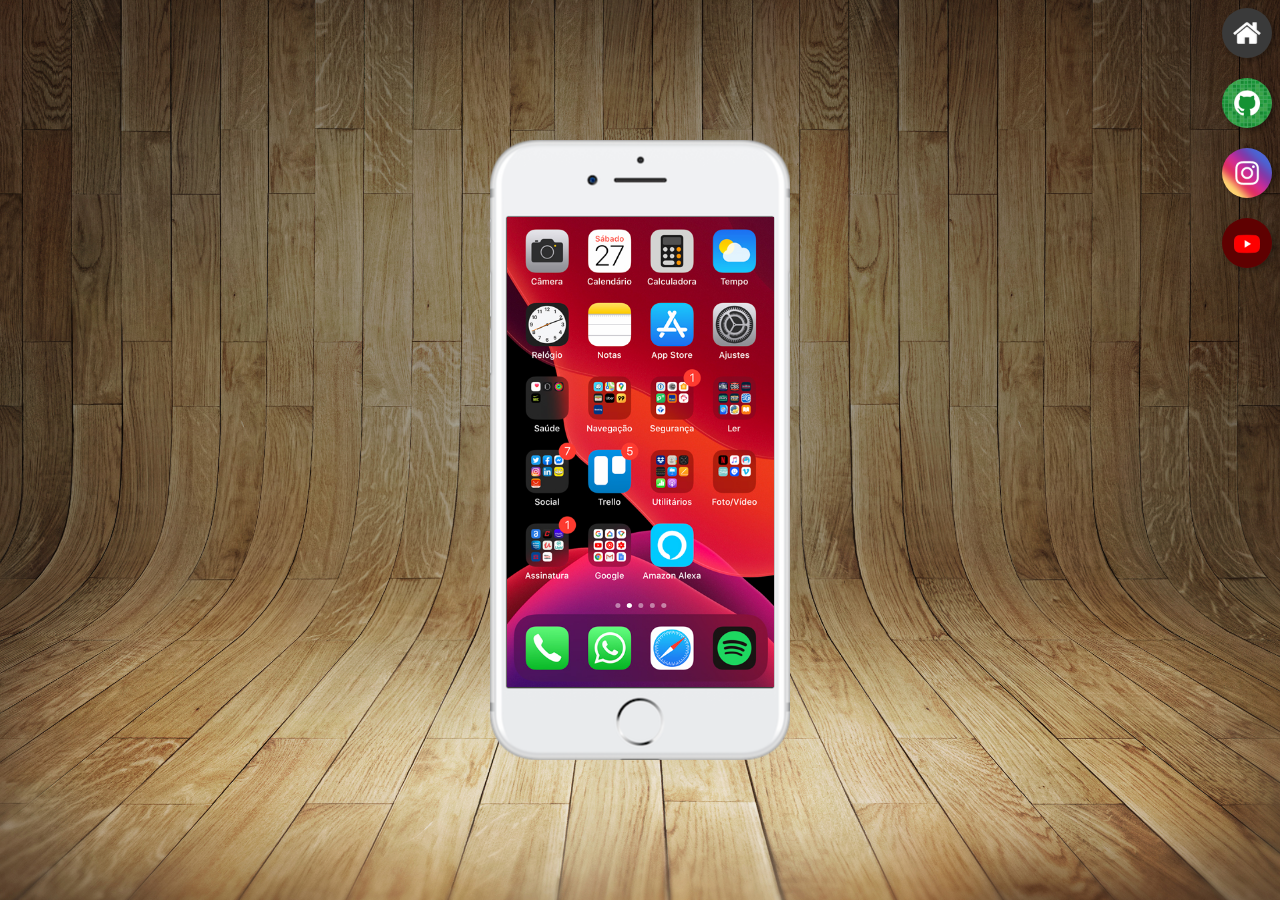
<file: index.html>
<!DOCTYPE html>
<html lang="pt-br">
<head>
    <meta charset="UTF-8">
    <meta name="viewport" content="width=device-width, initial-scale=1.0">
    <title>Projeto redes sociais</title>
    <link rel="shortcut icon" href="favicon.ico" type="image/x-icon">
    <link rel="stylesheet" href="./estilos/style.css">
</head>
<body>
    <main>
        <section id="celular">
            <iframe src="home.html" name="tela" id="tela" frameborder="0">
                Seu navegador não suporta iframes.
            </iframe>
        </section>
        <section id="menu">
            <a href="home.html" target="tela"><img src="imagens/logo-home.jpg" alt="Home"></a><br>
            <a href="github.html" target="tela"><img src="imagens/logo-github.jpg" alt="Github"></a><br>
            <a href="insta.html" target="tela"><img src="imagens/logo-instagram.jpg" alt="Instagram"></a><br>
            <a href="youtube.html" target="tela"><img src="imagens/logo-youtube.jpg" alt="Youtube"></a>
        </section>
    </main>
</body>
</html>
</file>
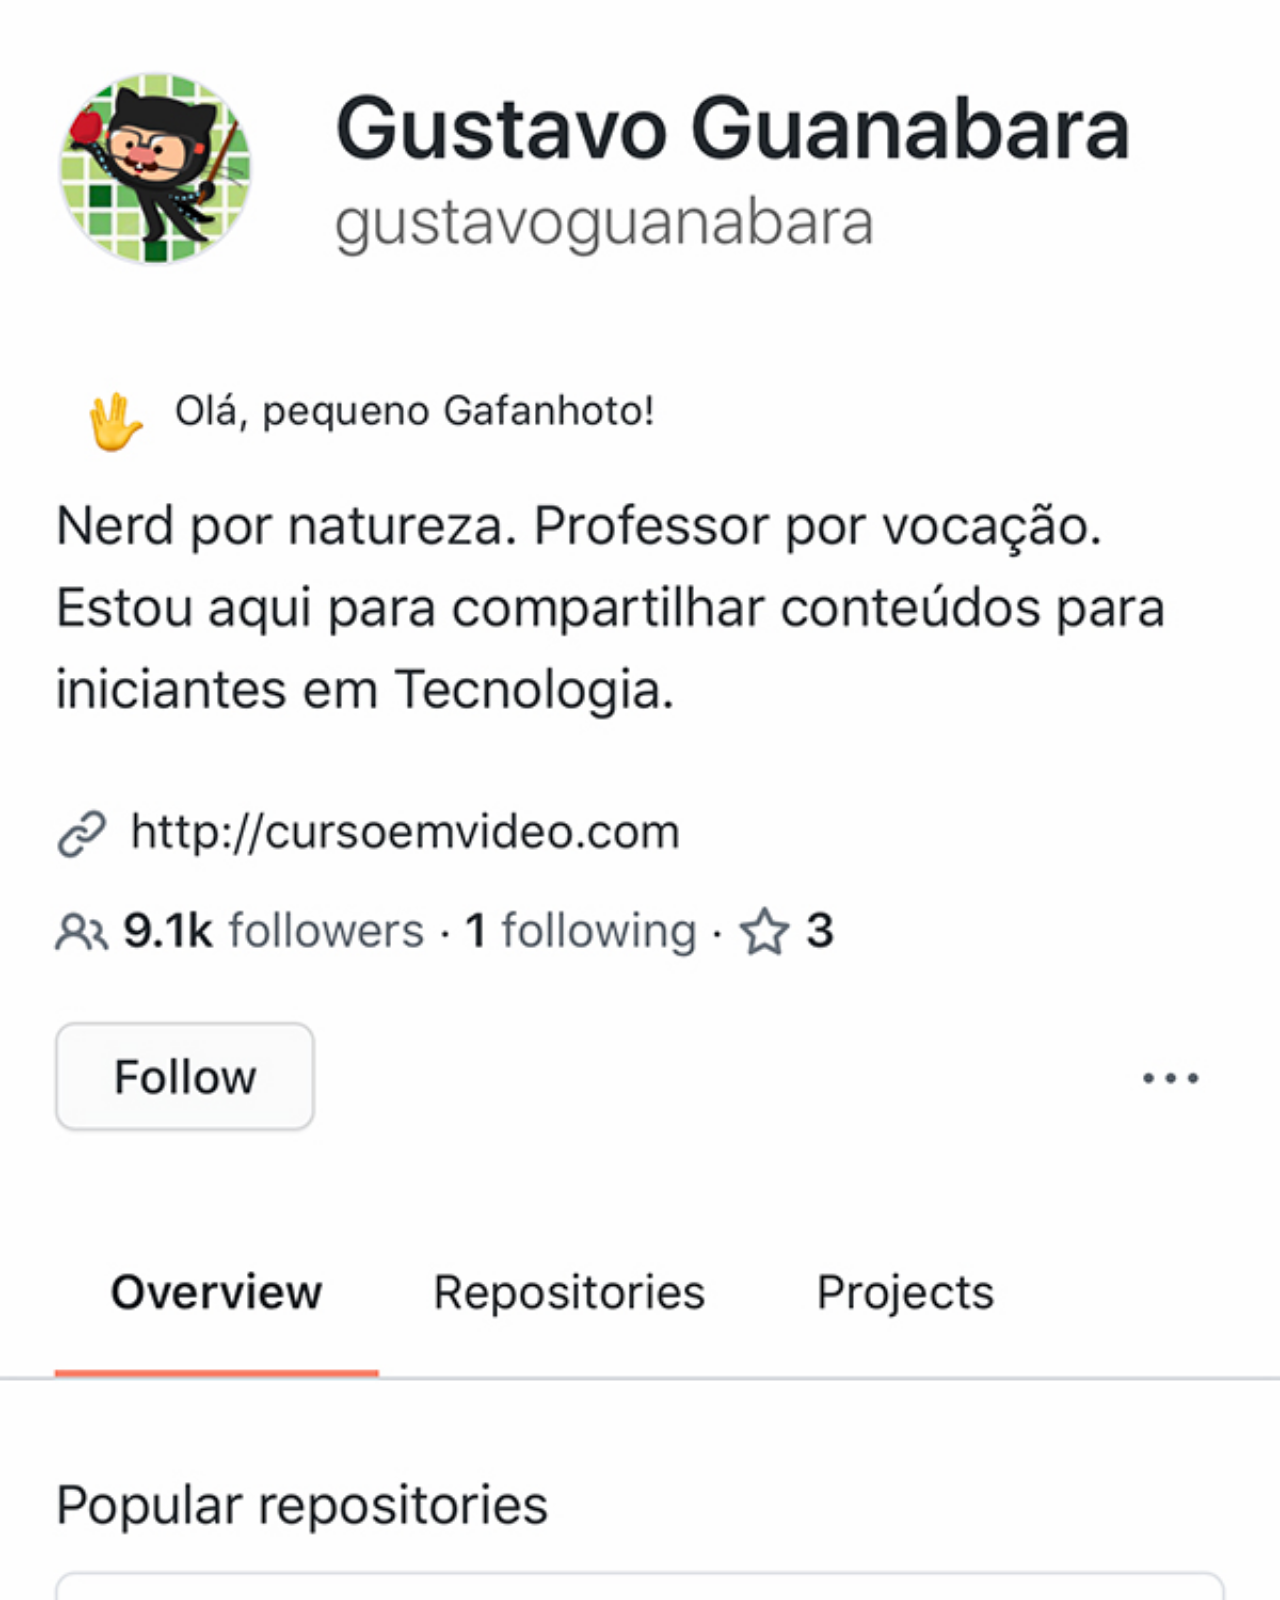
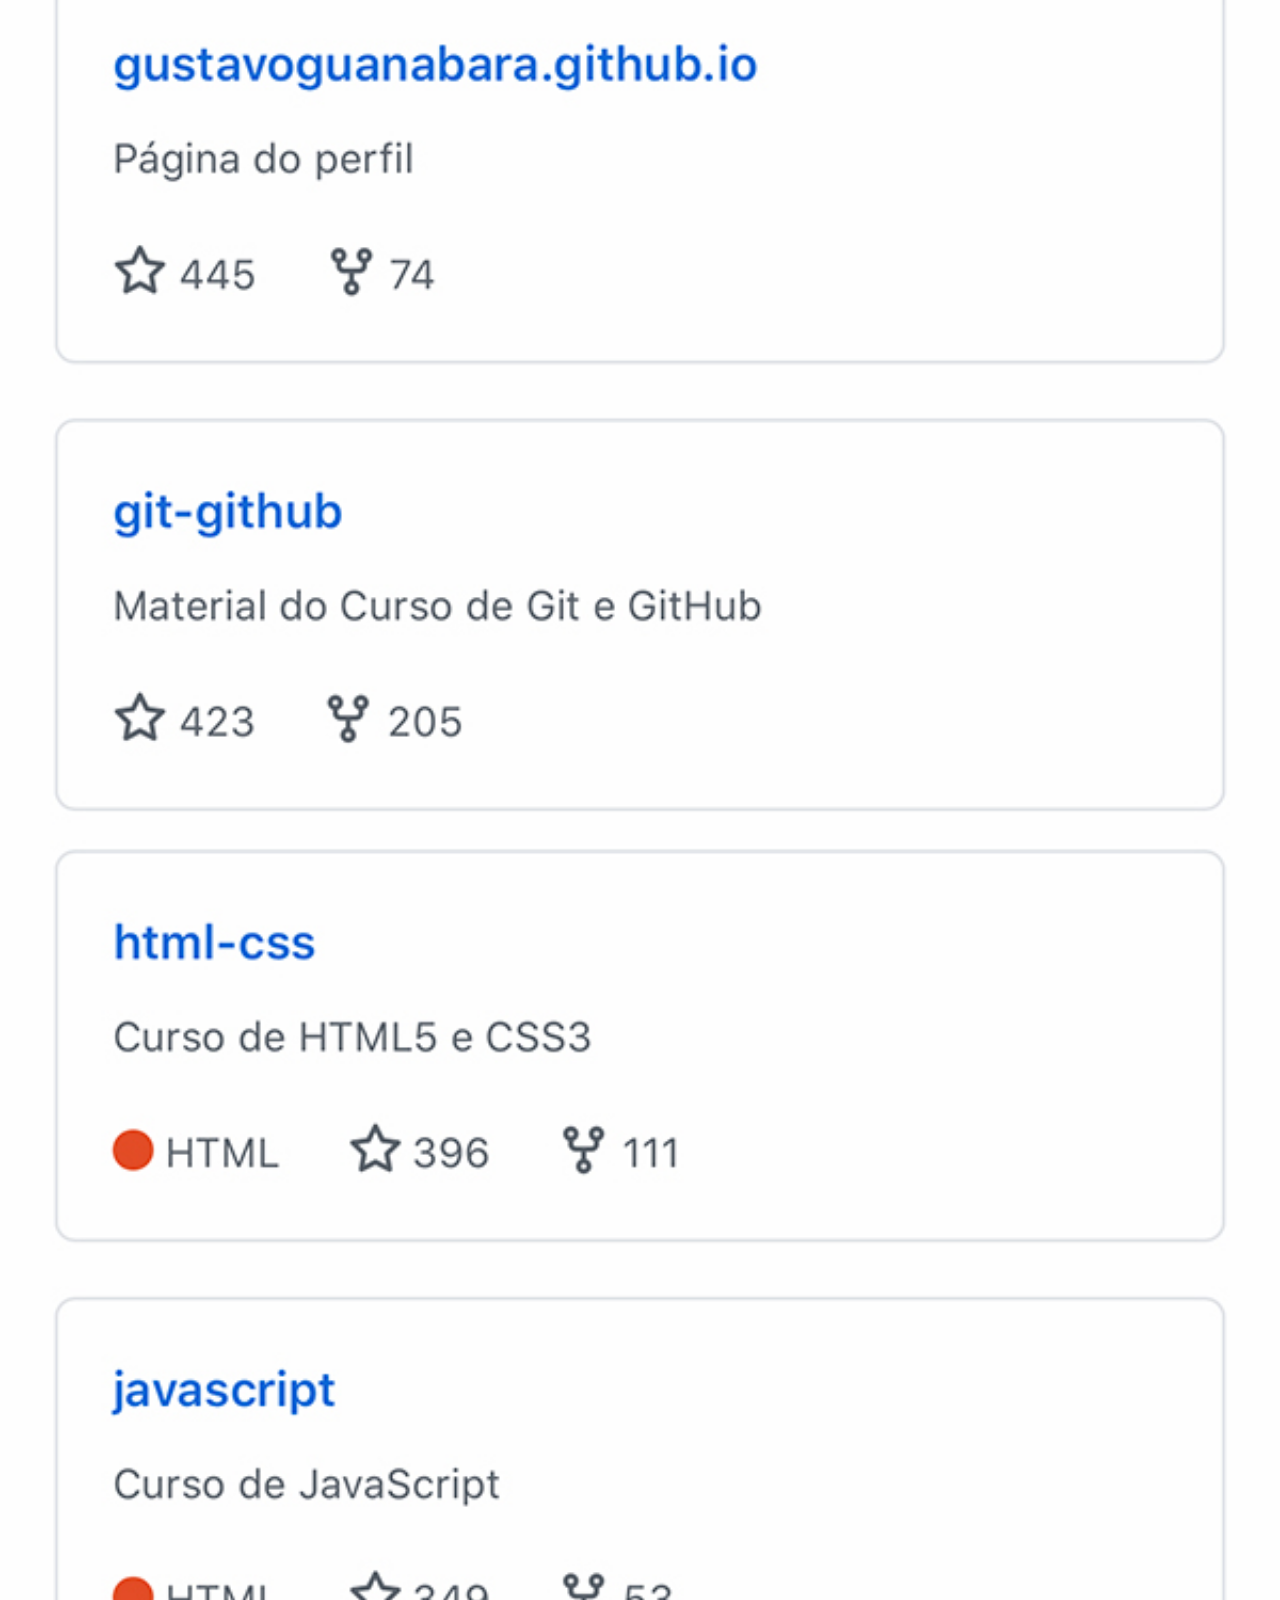
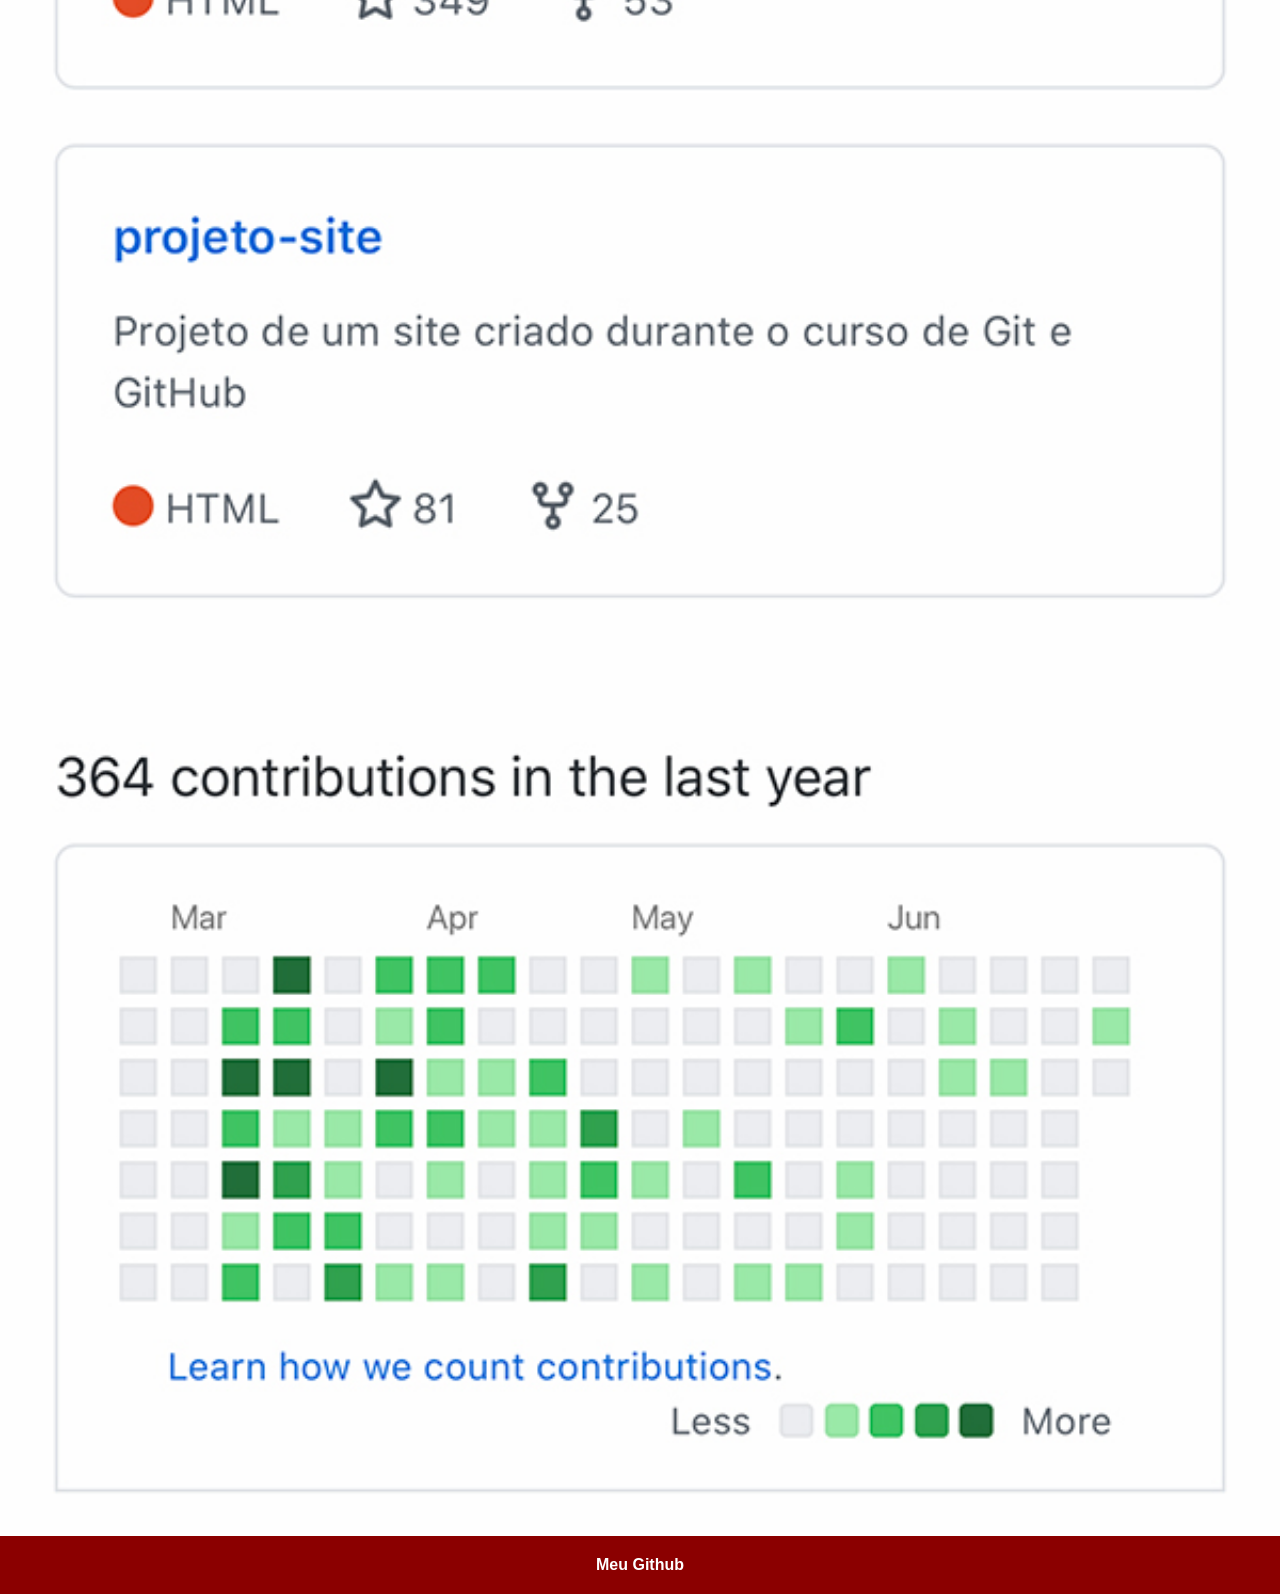
<file: github.html>
<!DOCTYPE html>
<html lang="pt-br">
<head>
    <meta charset="UTF-8">
    <meta name="viewport" content="width=device-width, initial-scale=1.0">
    <title>Github</title>
    <link rel="stylesheet" href="estilos/social.css">
</head>
<body>
    <img src="imagens/tela-github.jpg" alt="Github">
    <a href="https://github.com/luizcarletti" target="_blank">Meu Github</a>
</body>
</html>
</file>
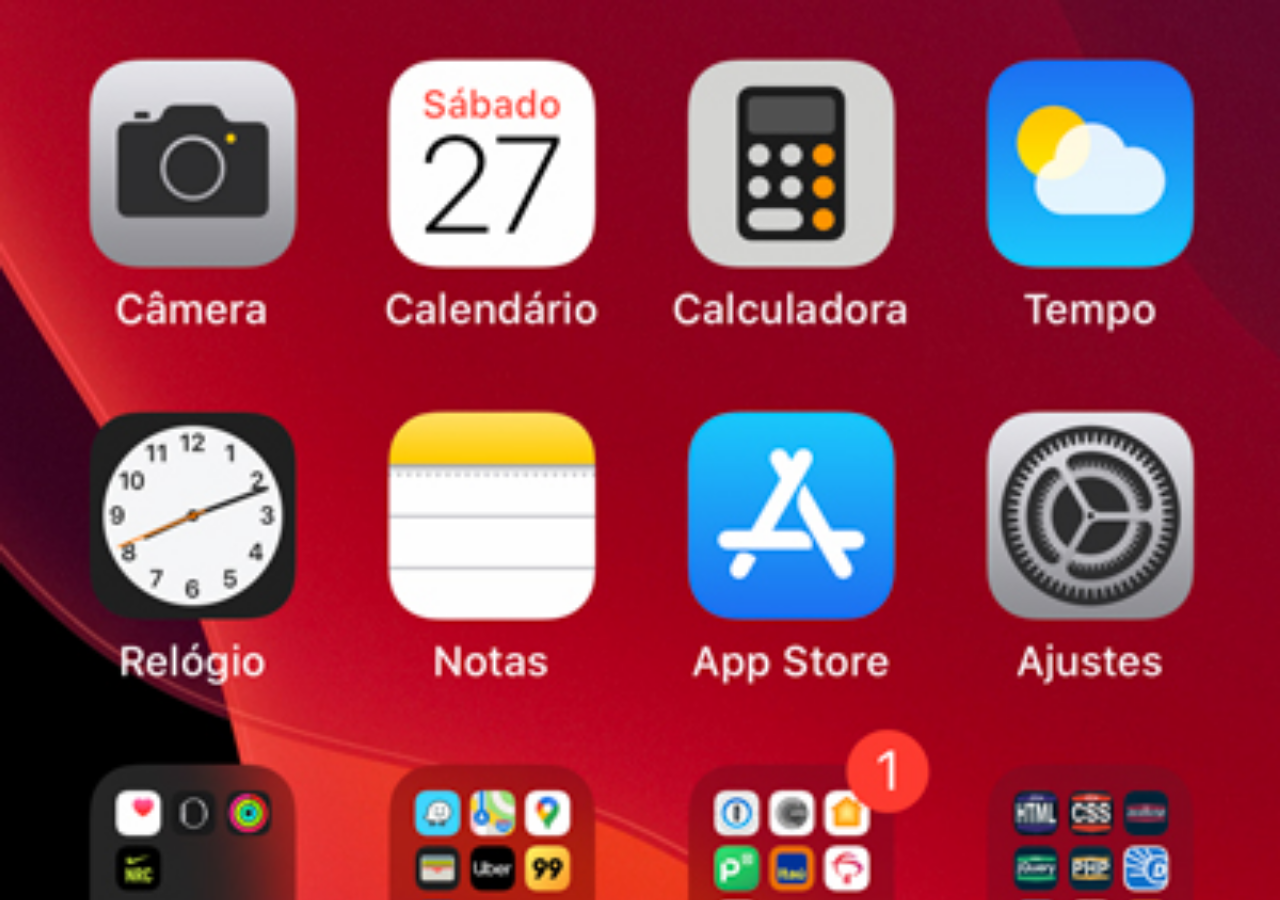
<file: home.html>
<!DOCTYPE html>
<html lang="pt-br">
<head>
    <meta charset="UTF-8">
    <meta name="viewport" content="width=device-width, initial-scale=1.0">
    <title>Home</title>
</head>
    <style>

        * {
            margin: 0;
            padding: 0;
        }

        body {
            width: 100%;
            height: 100%;
            background: url(imagens/tela-home.jpg) no-repeat top, center;
            background-size: cover;
        }
    </style>
<body>
    
</body>
</html>
</file>
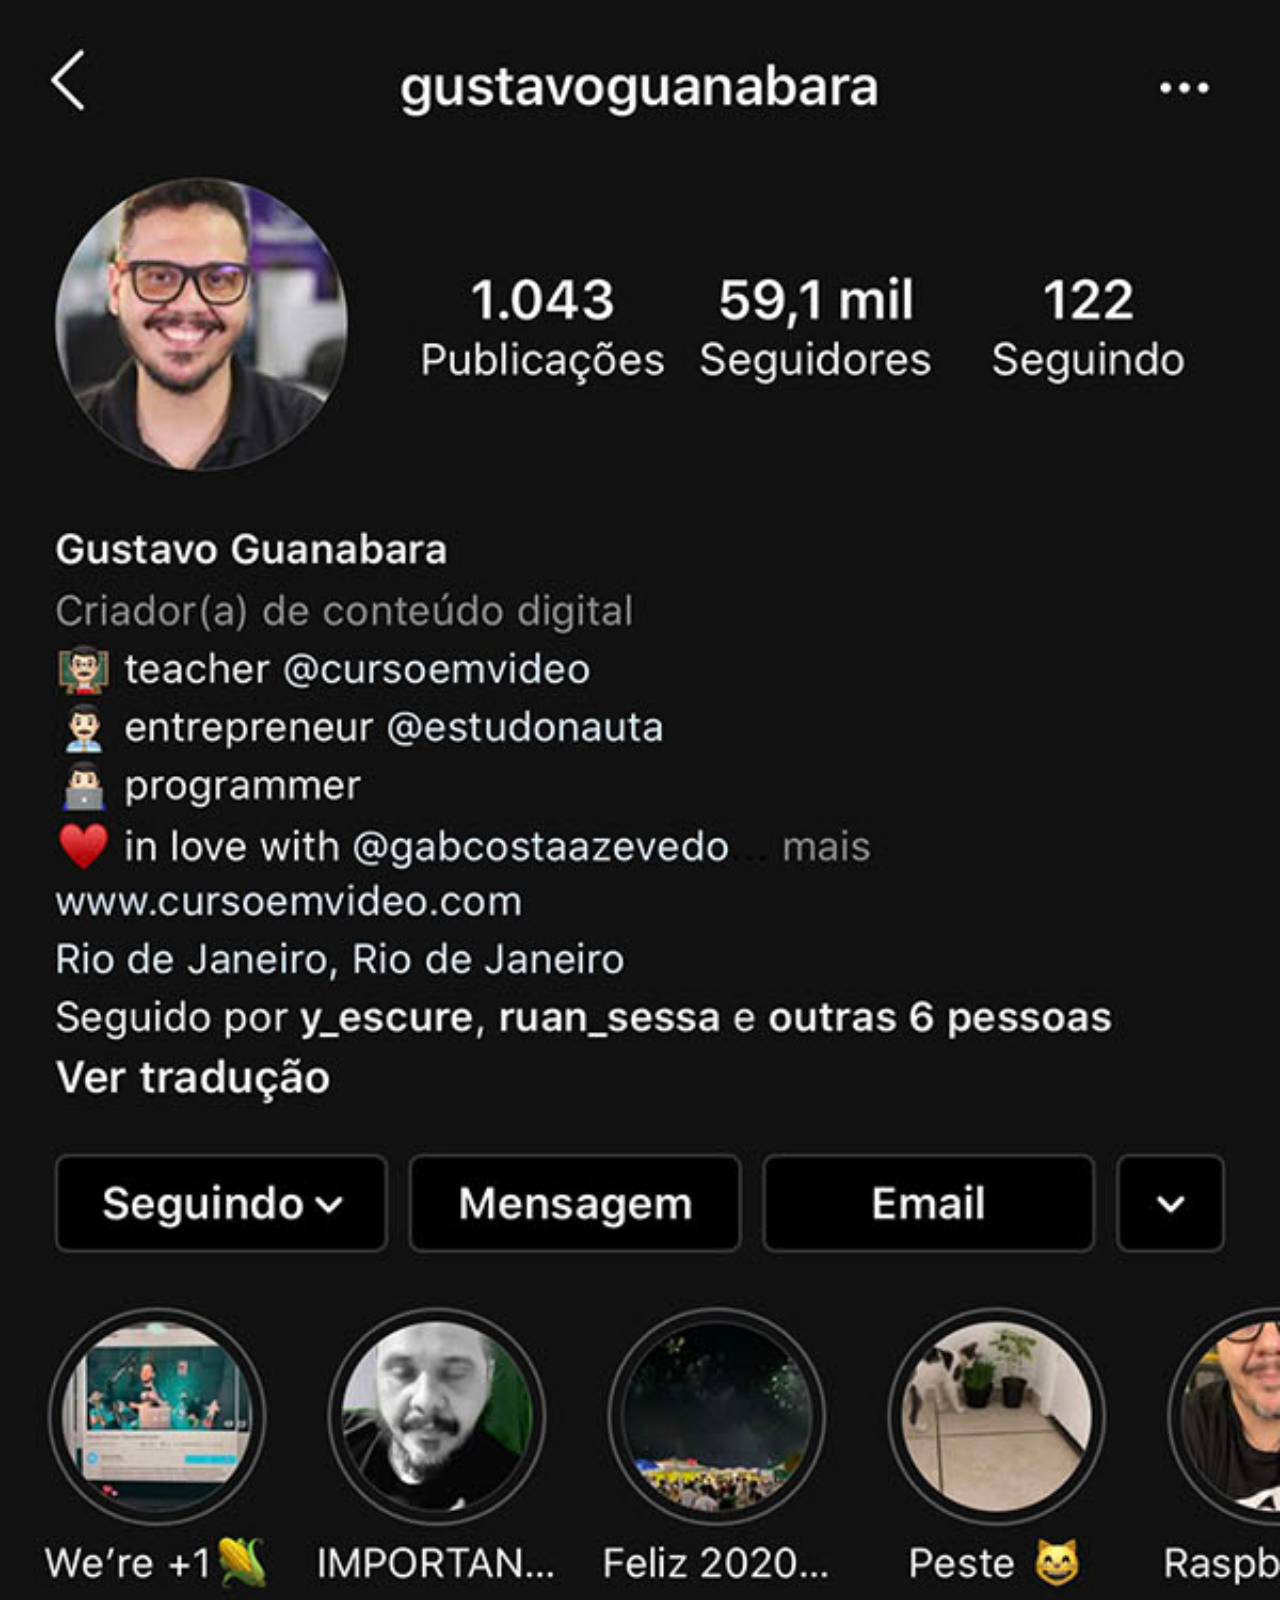
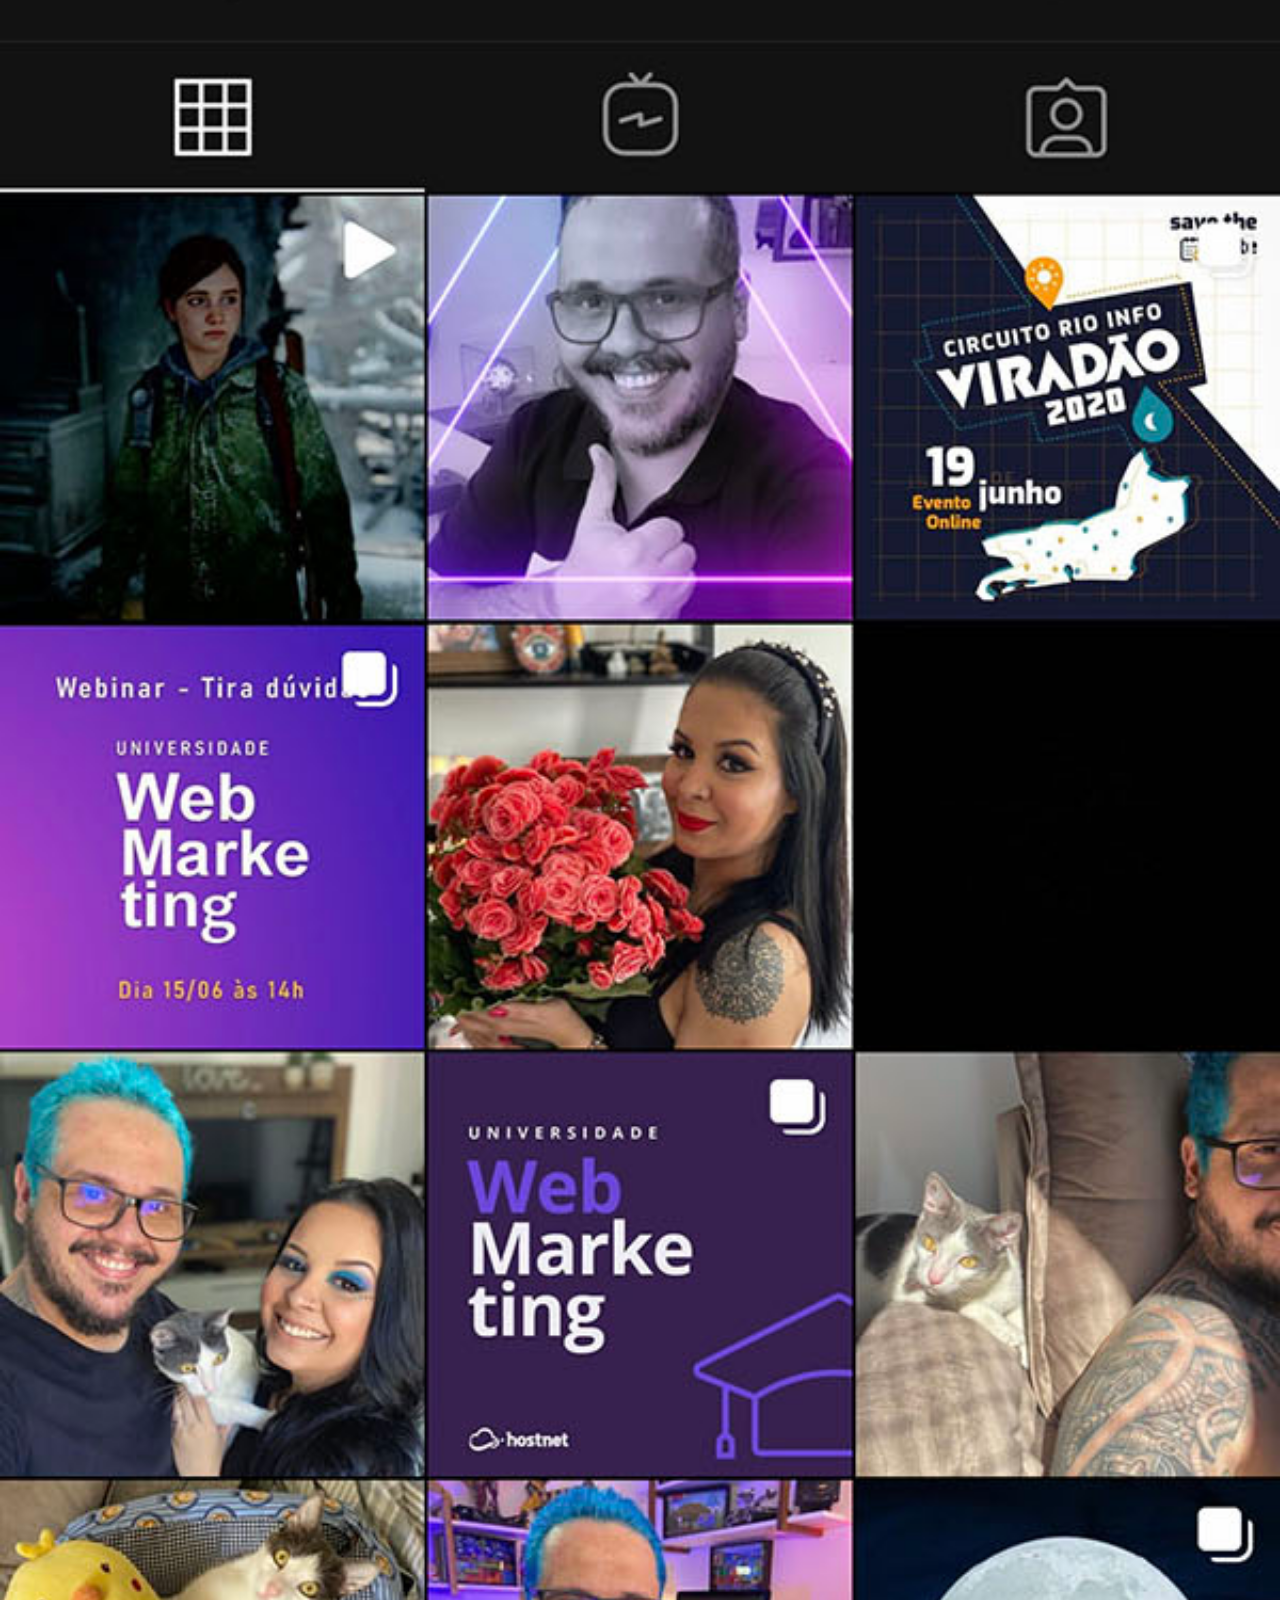
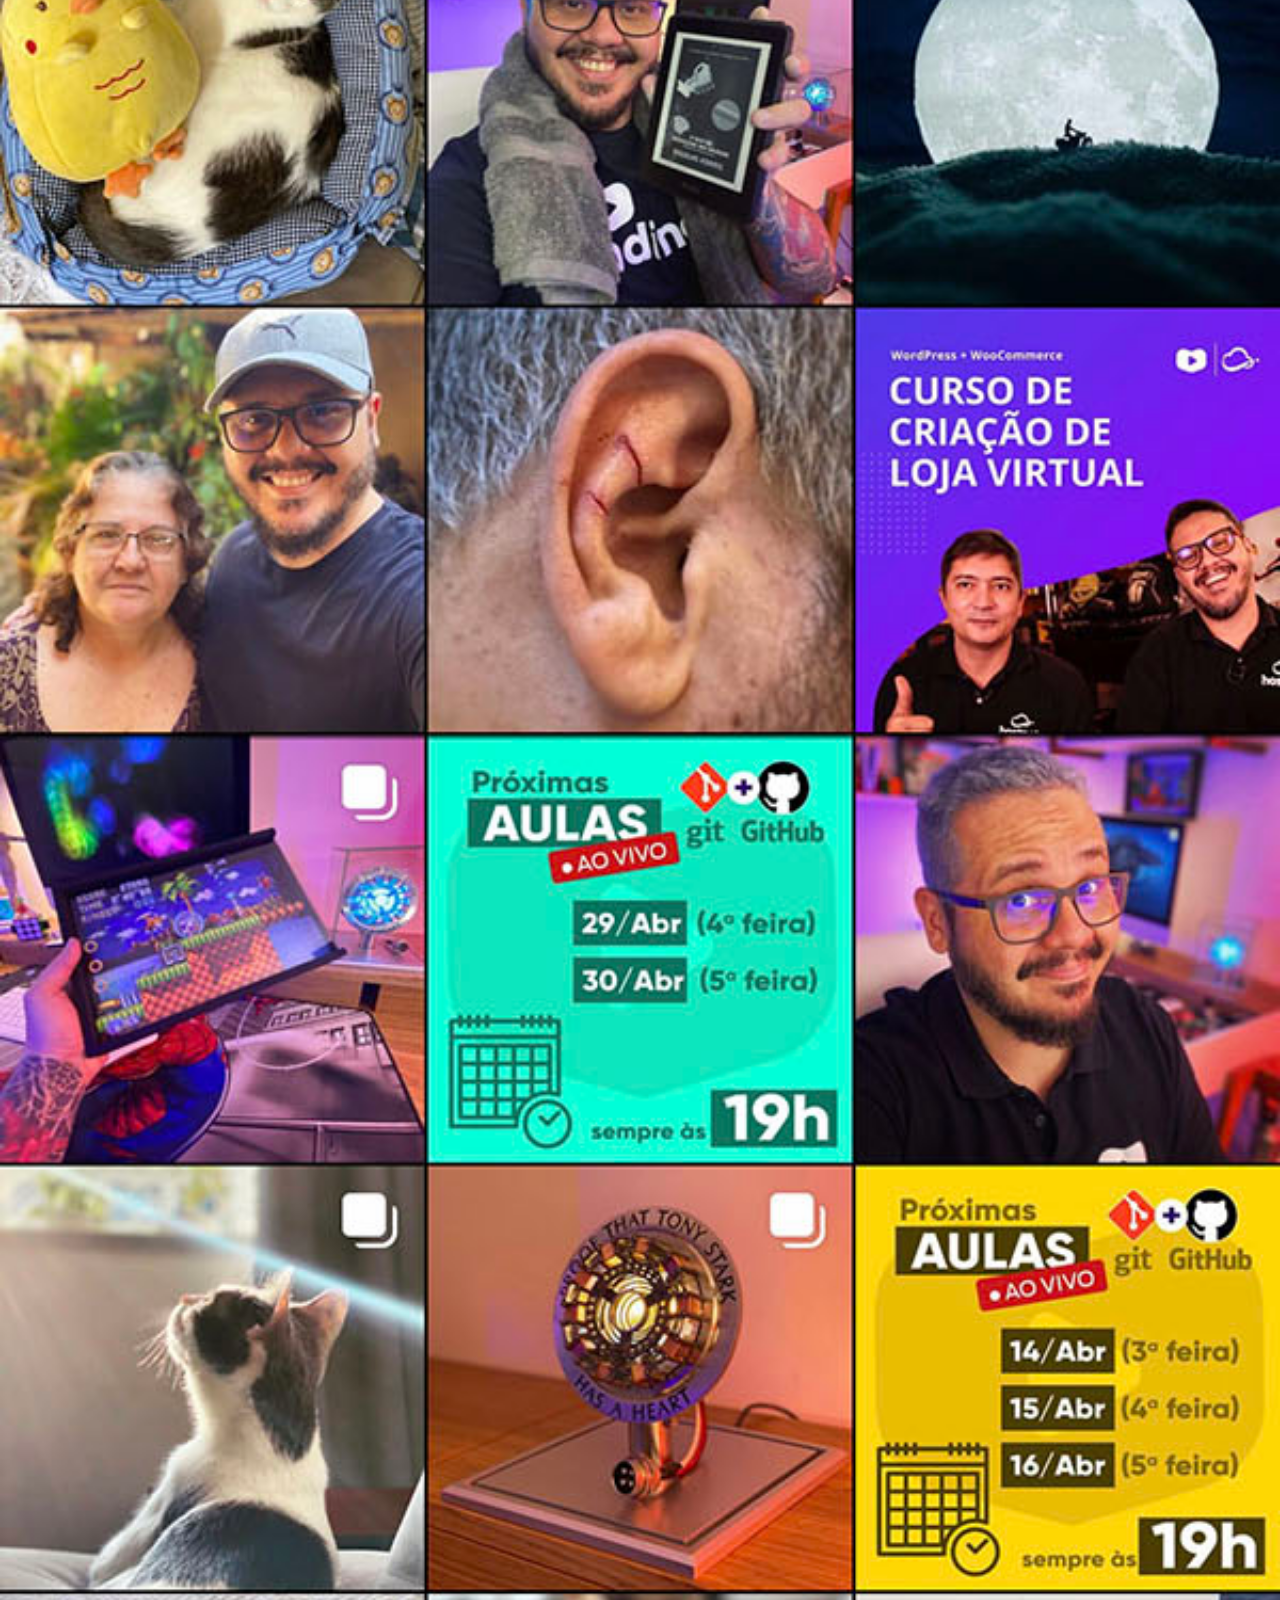
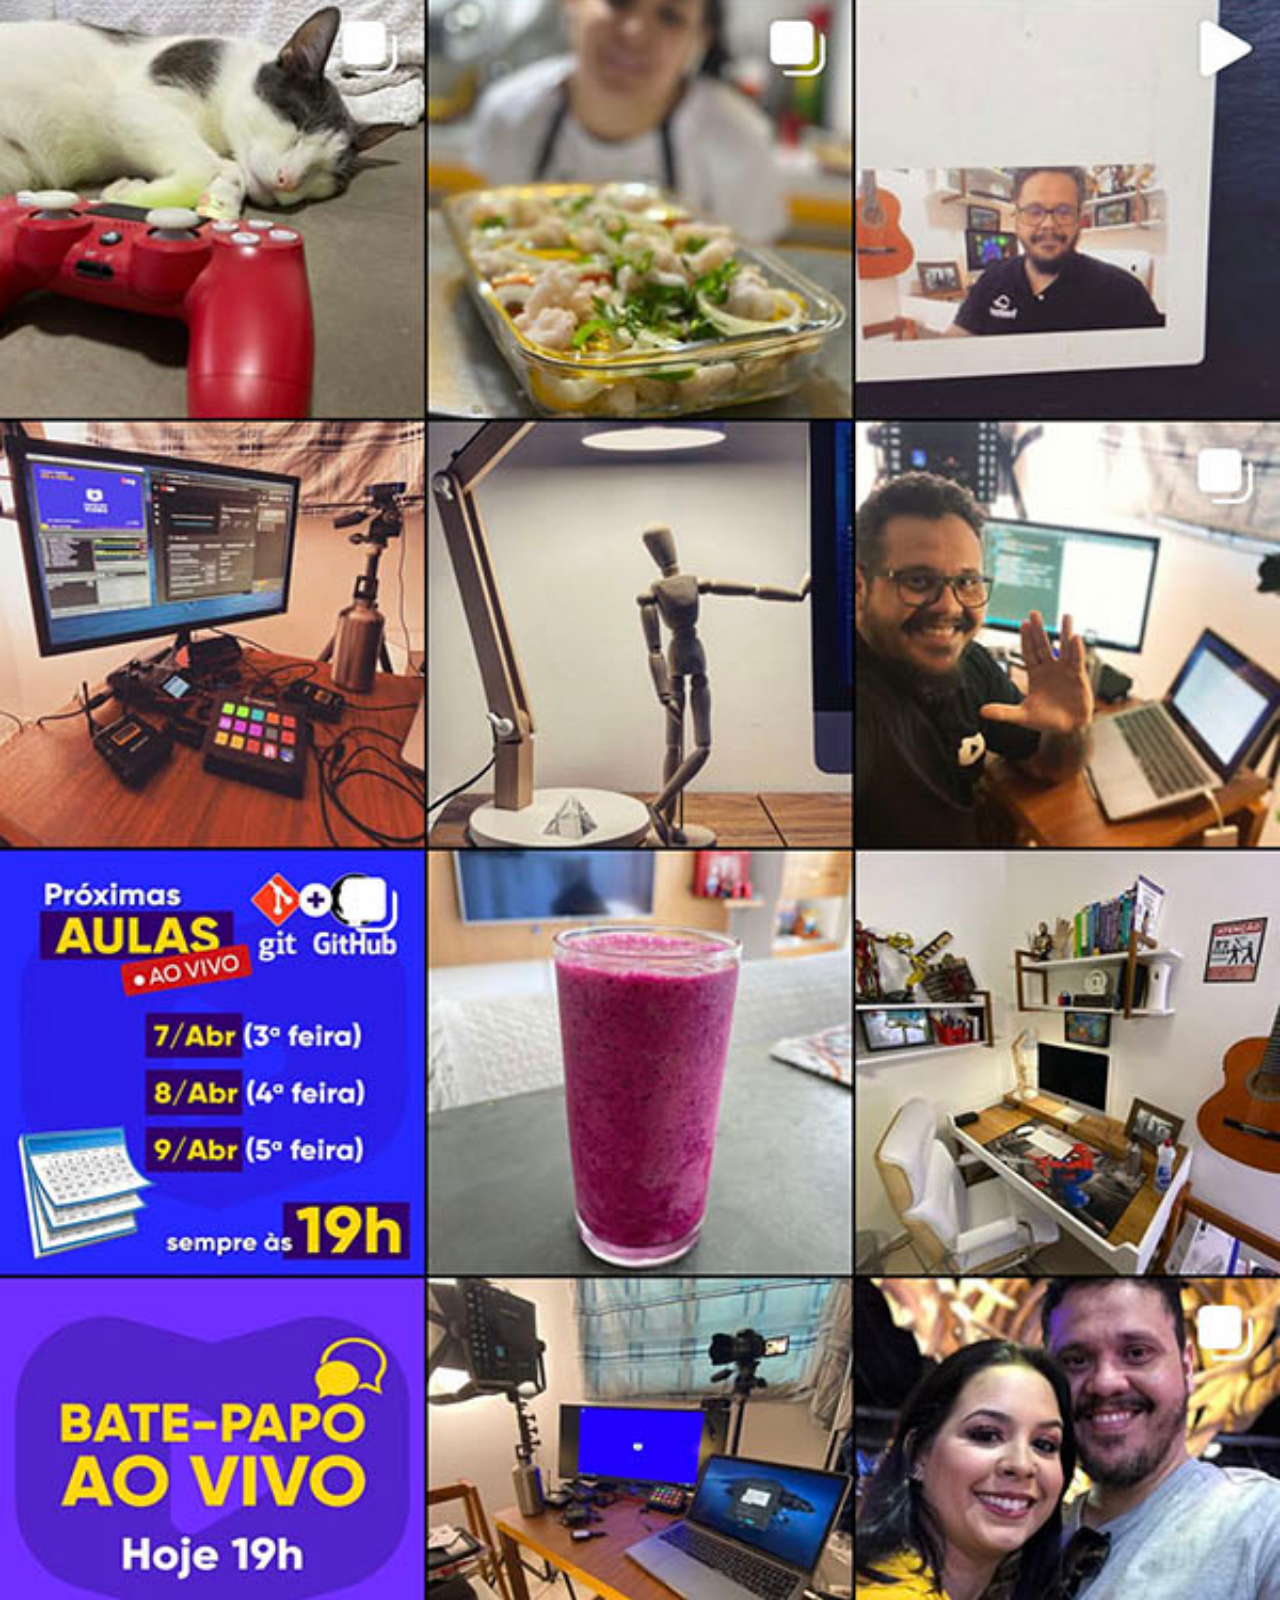
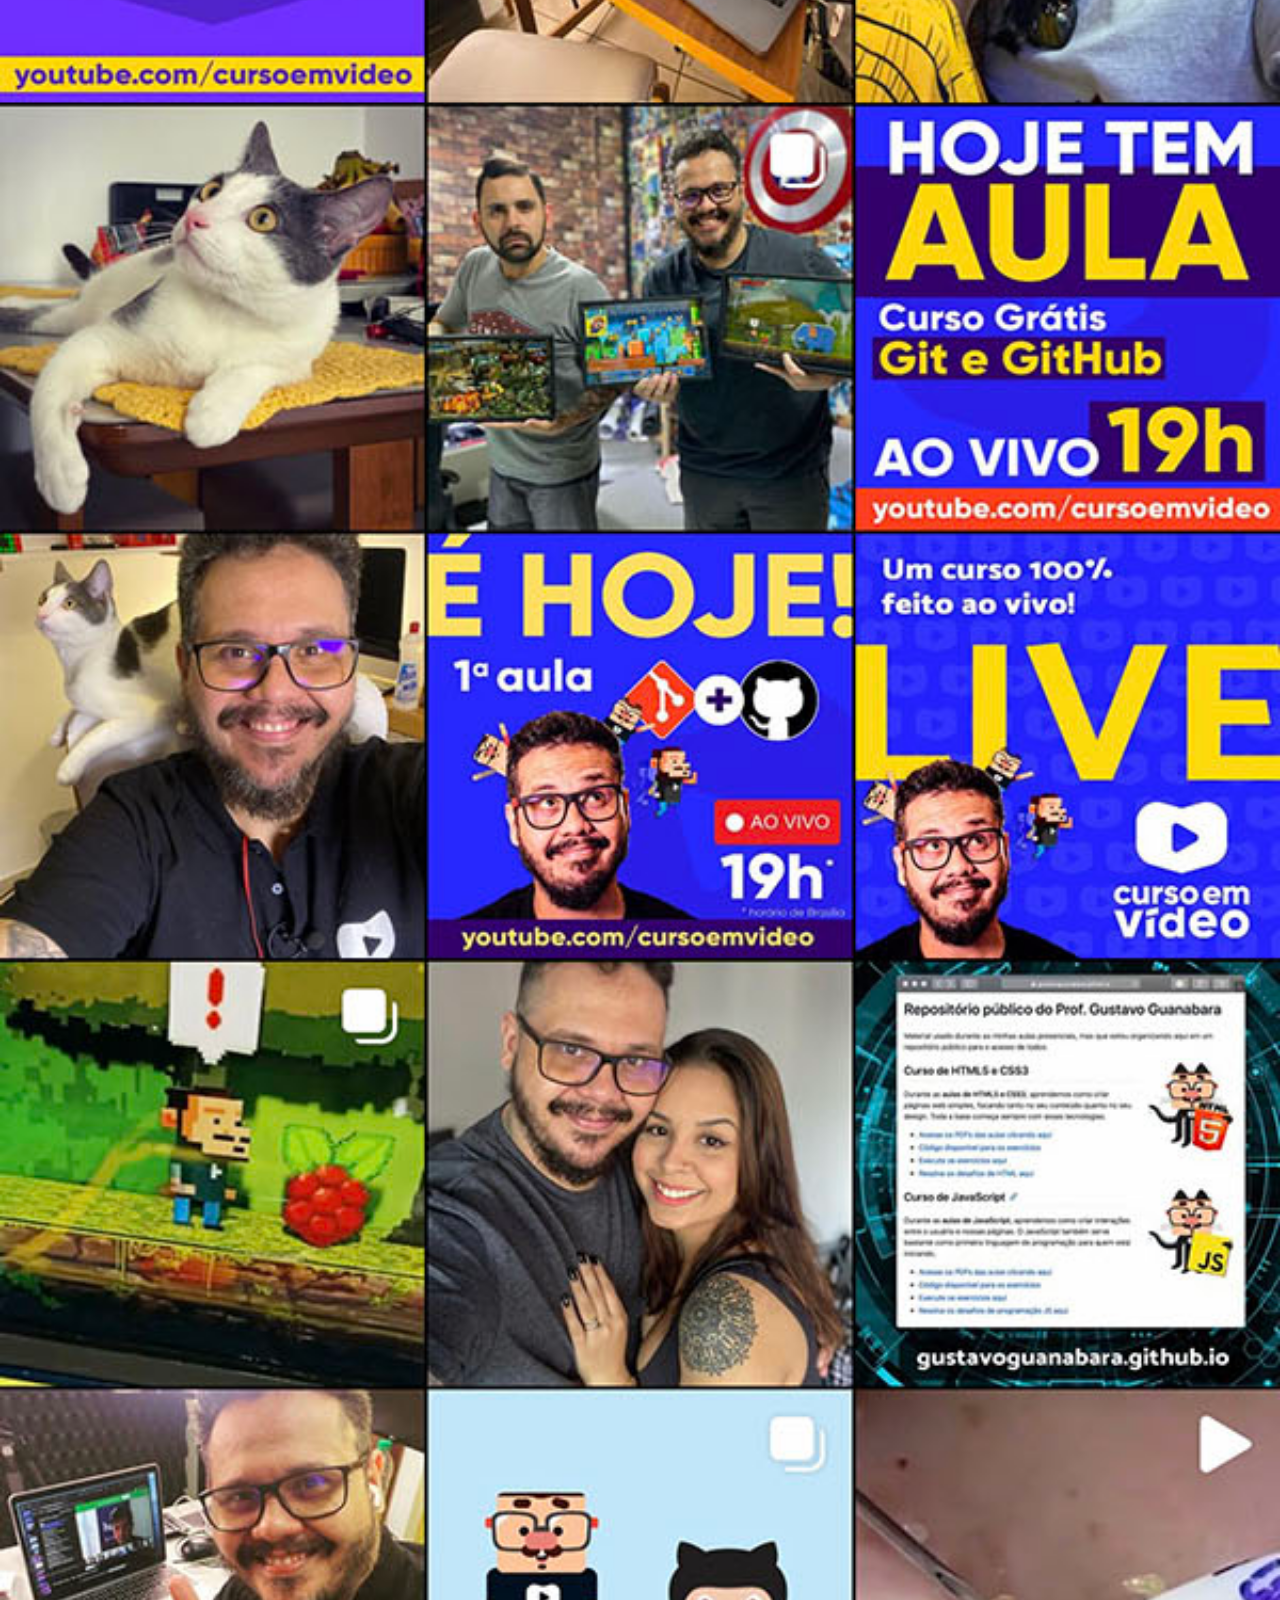
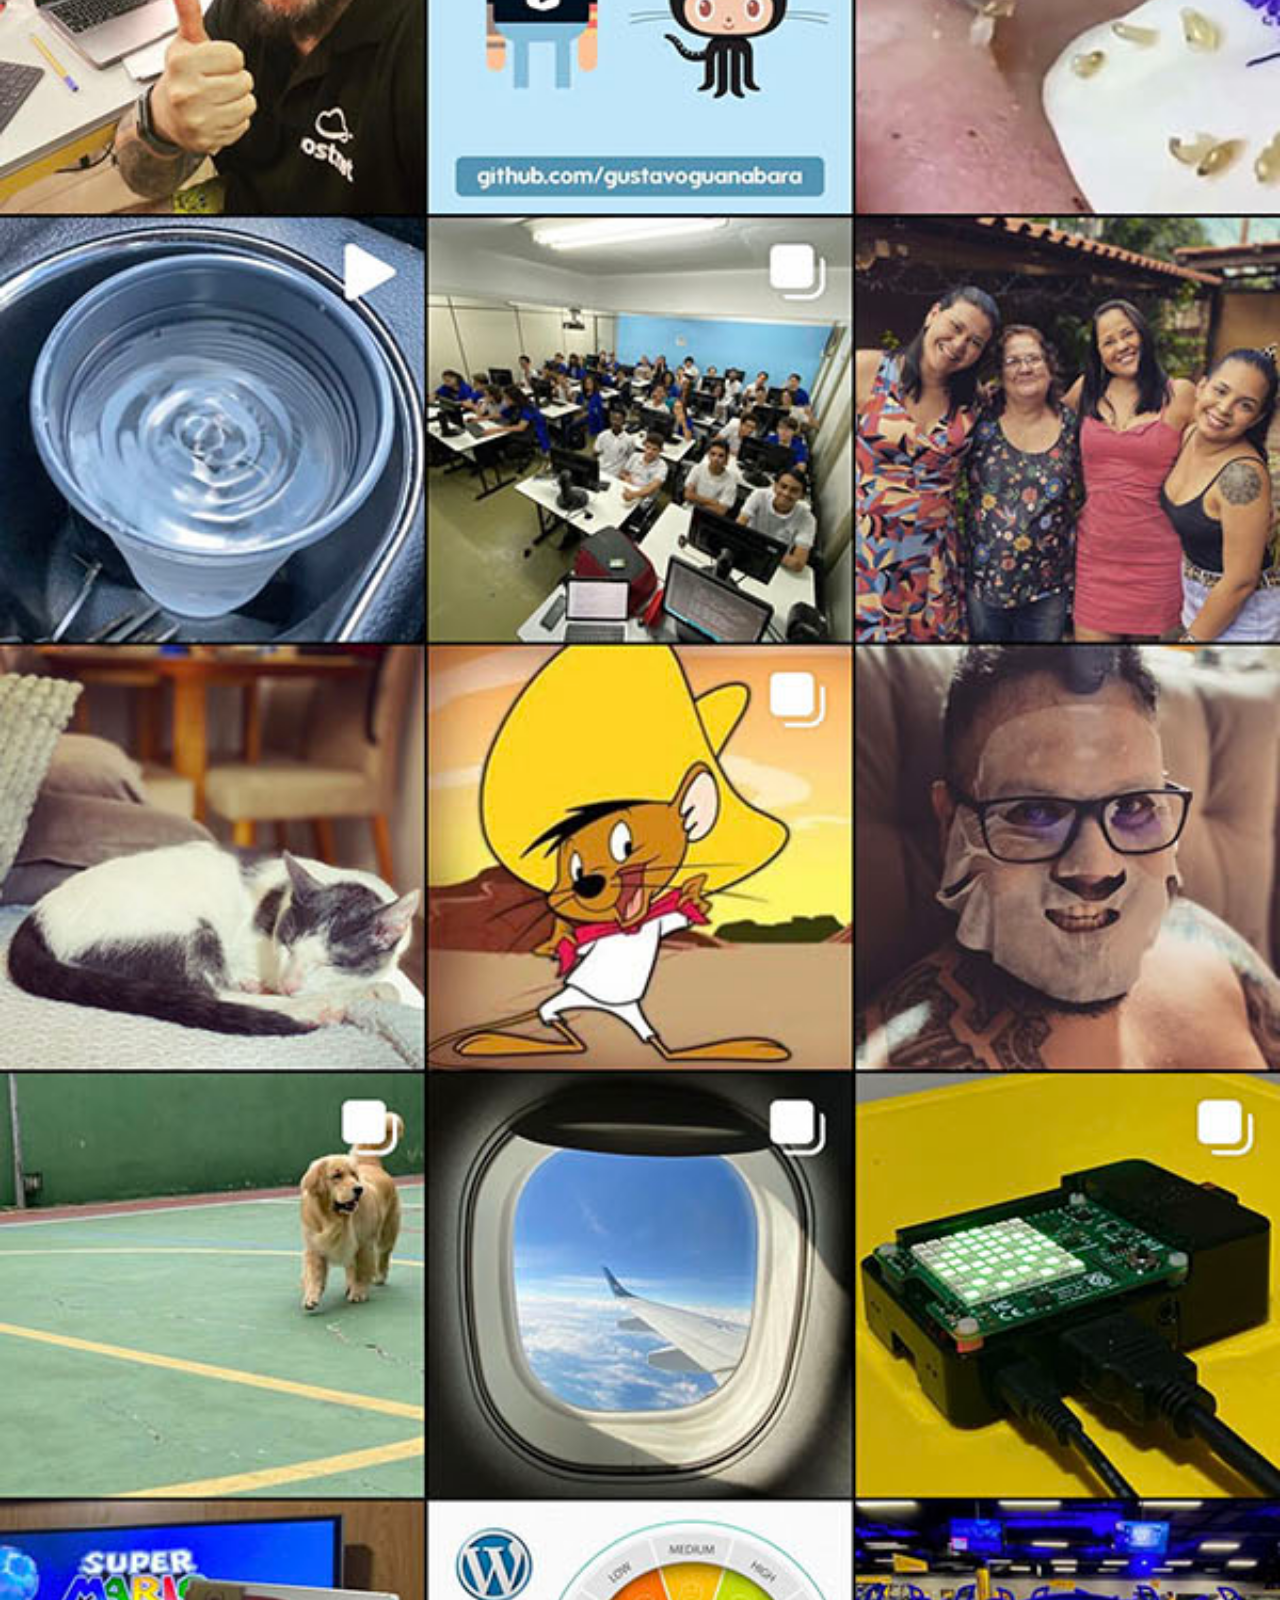
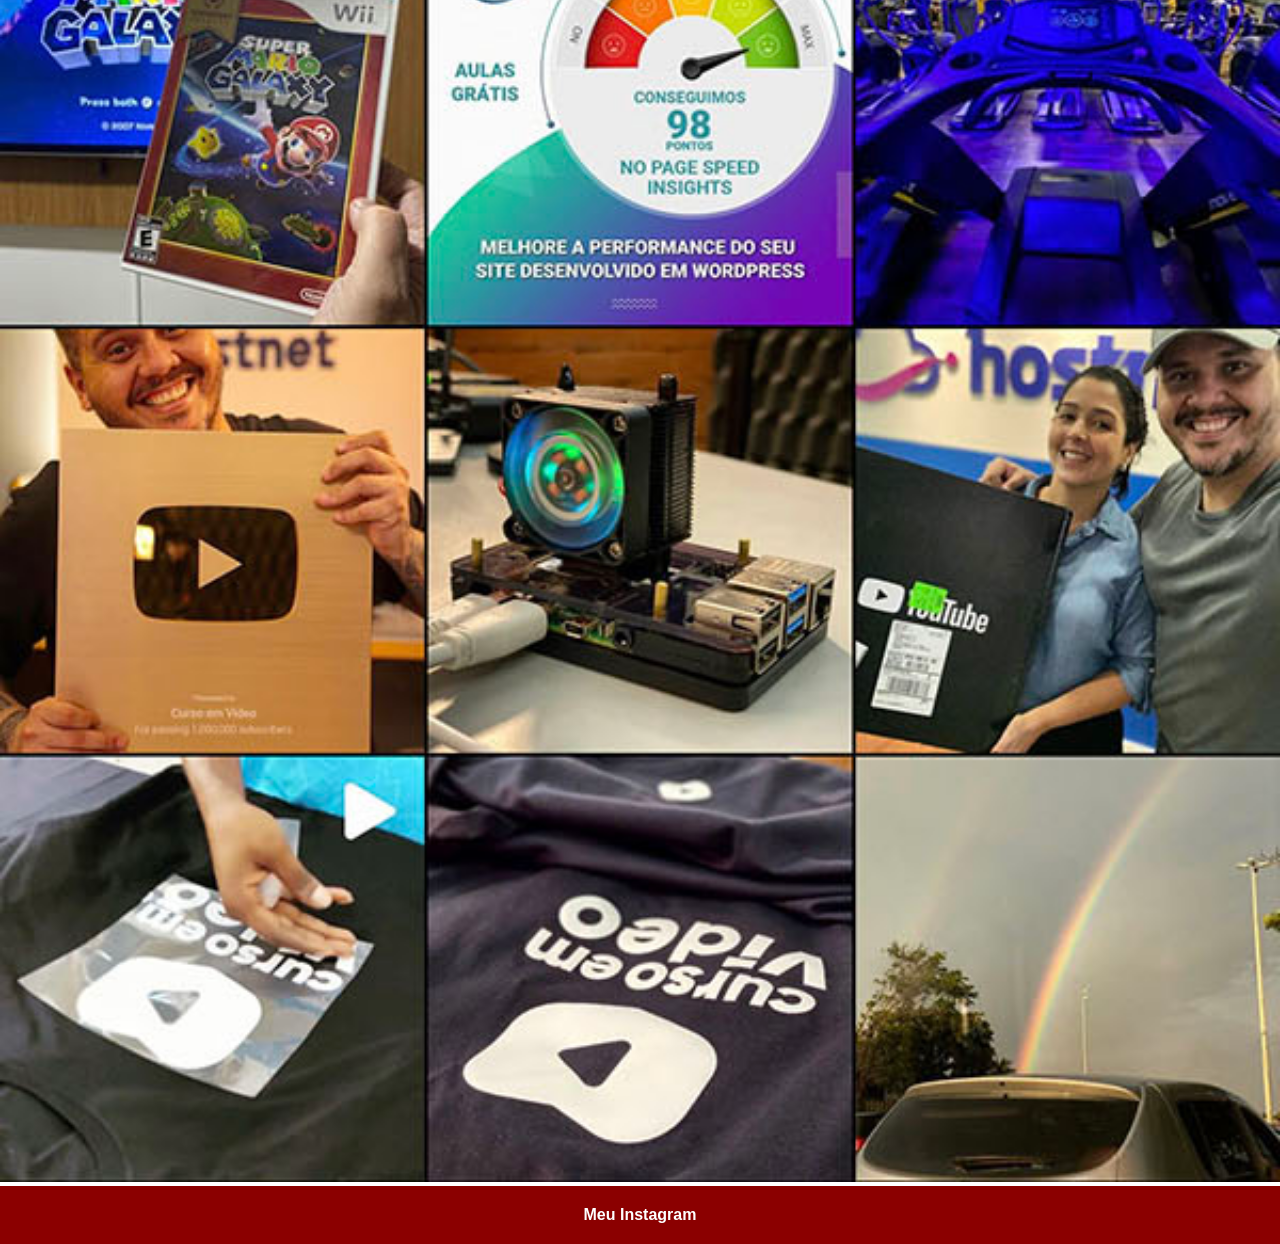
<file: insta.html>
<!DOCTYPE html>
<html lang="pt-br">
<head>
    <meta charset="UTF-8">
    <meta name="viewport" content="width=device-width, initial-scale=1.0">
    <title>Instagram</title>
    <link rel="stylesheet" href="estilos/social.css">
</head>
<body>
    <img src="imagens/tela-instagram.jpg" alt="Instagram">
    <a href="https://www.instagram.com/_lilipi/" target="_blank">Meu Instagram</a>
</body>
</html>
</file>
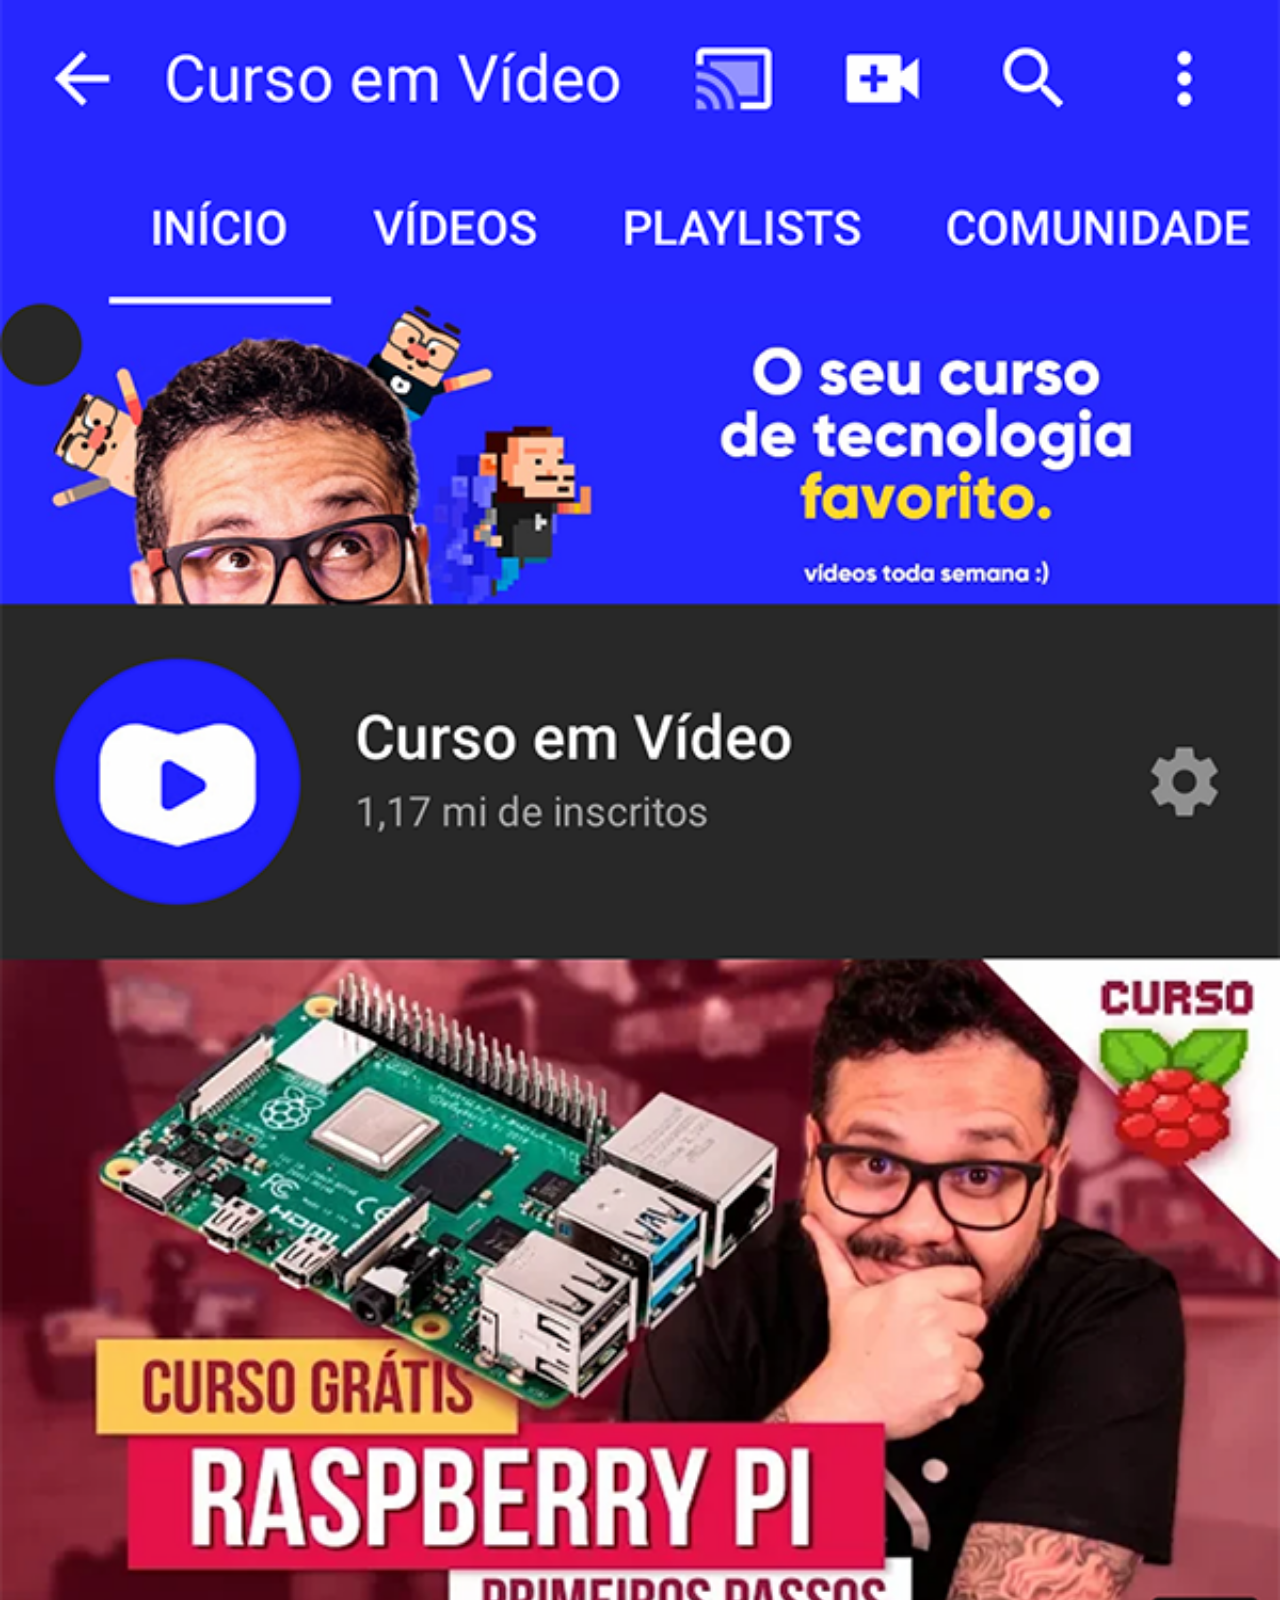
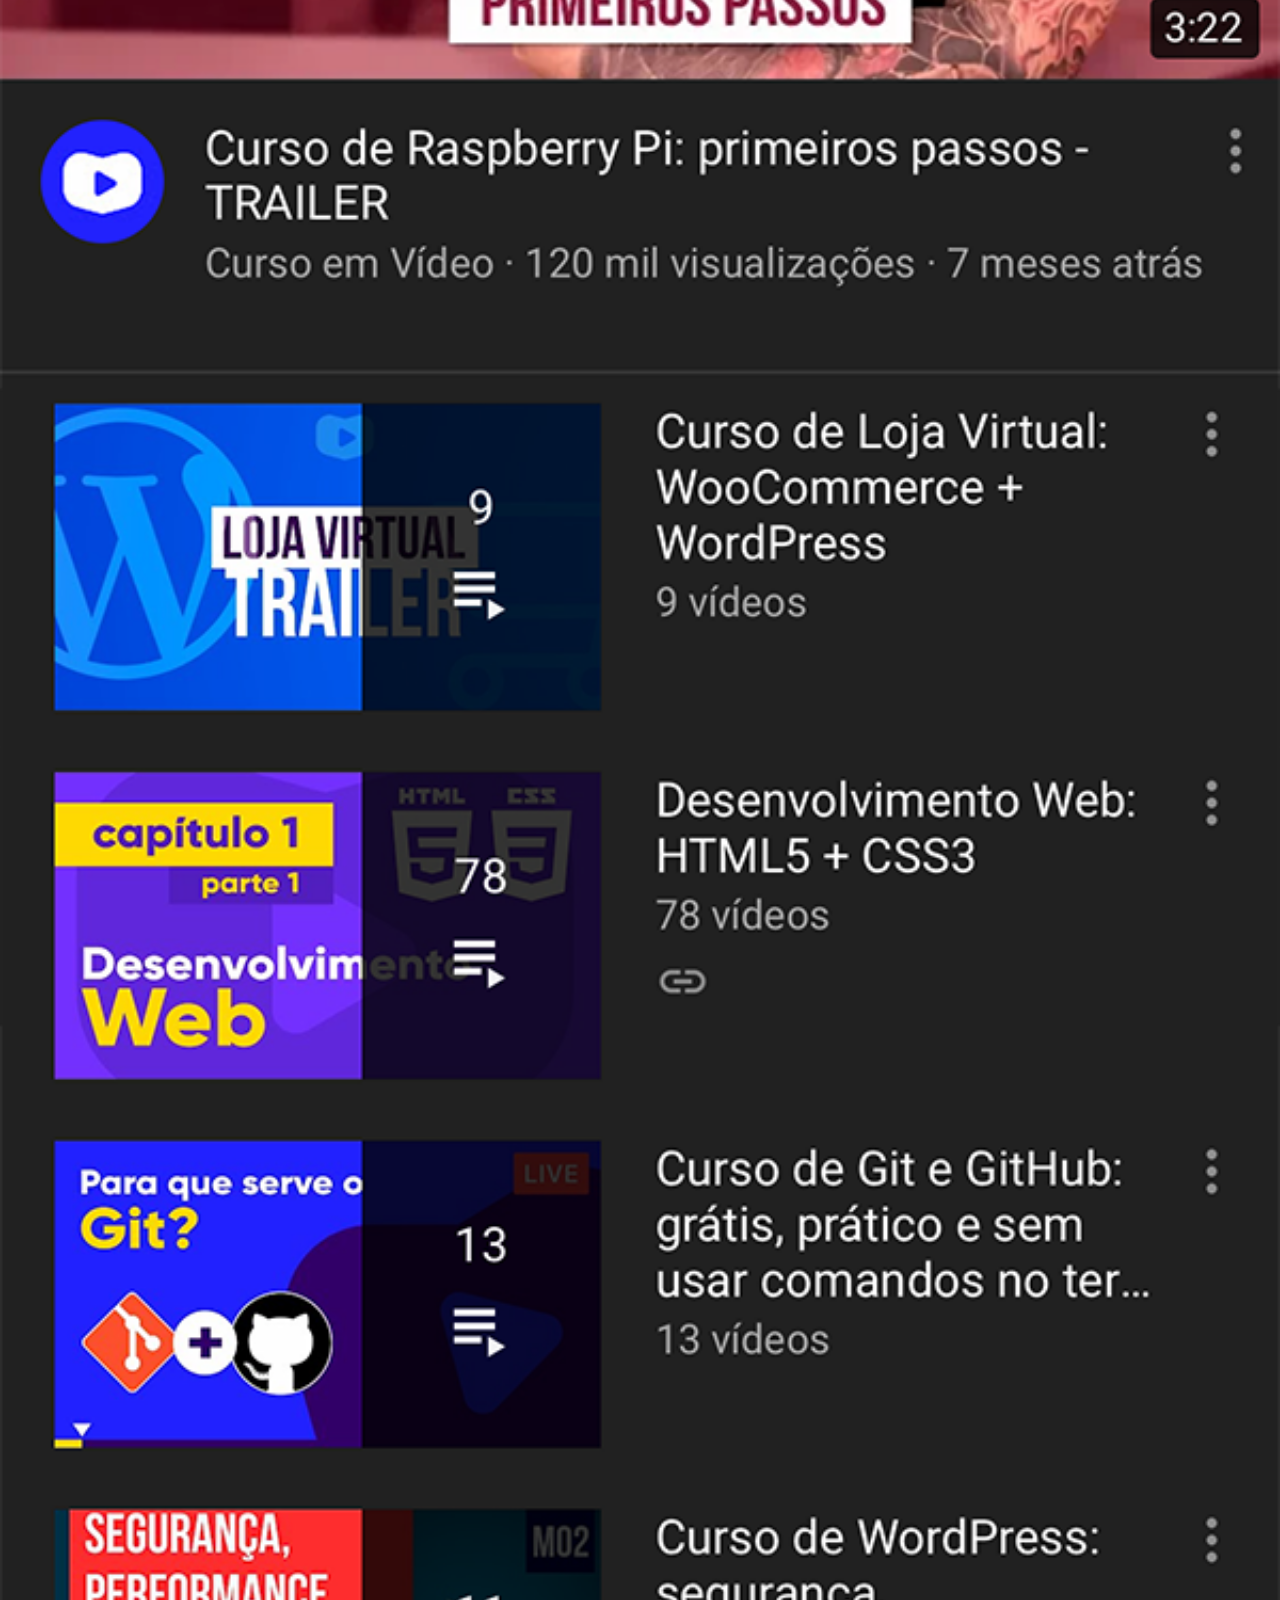
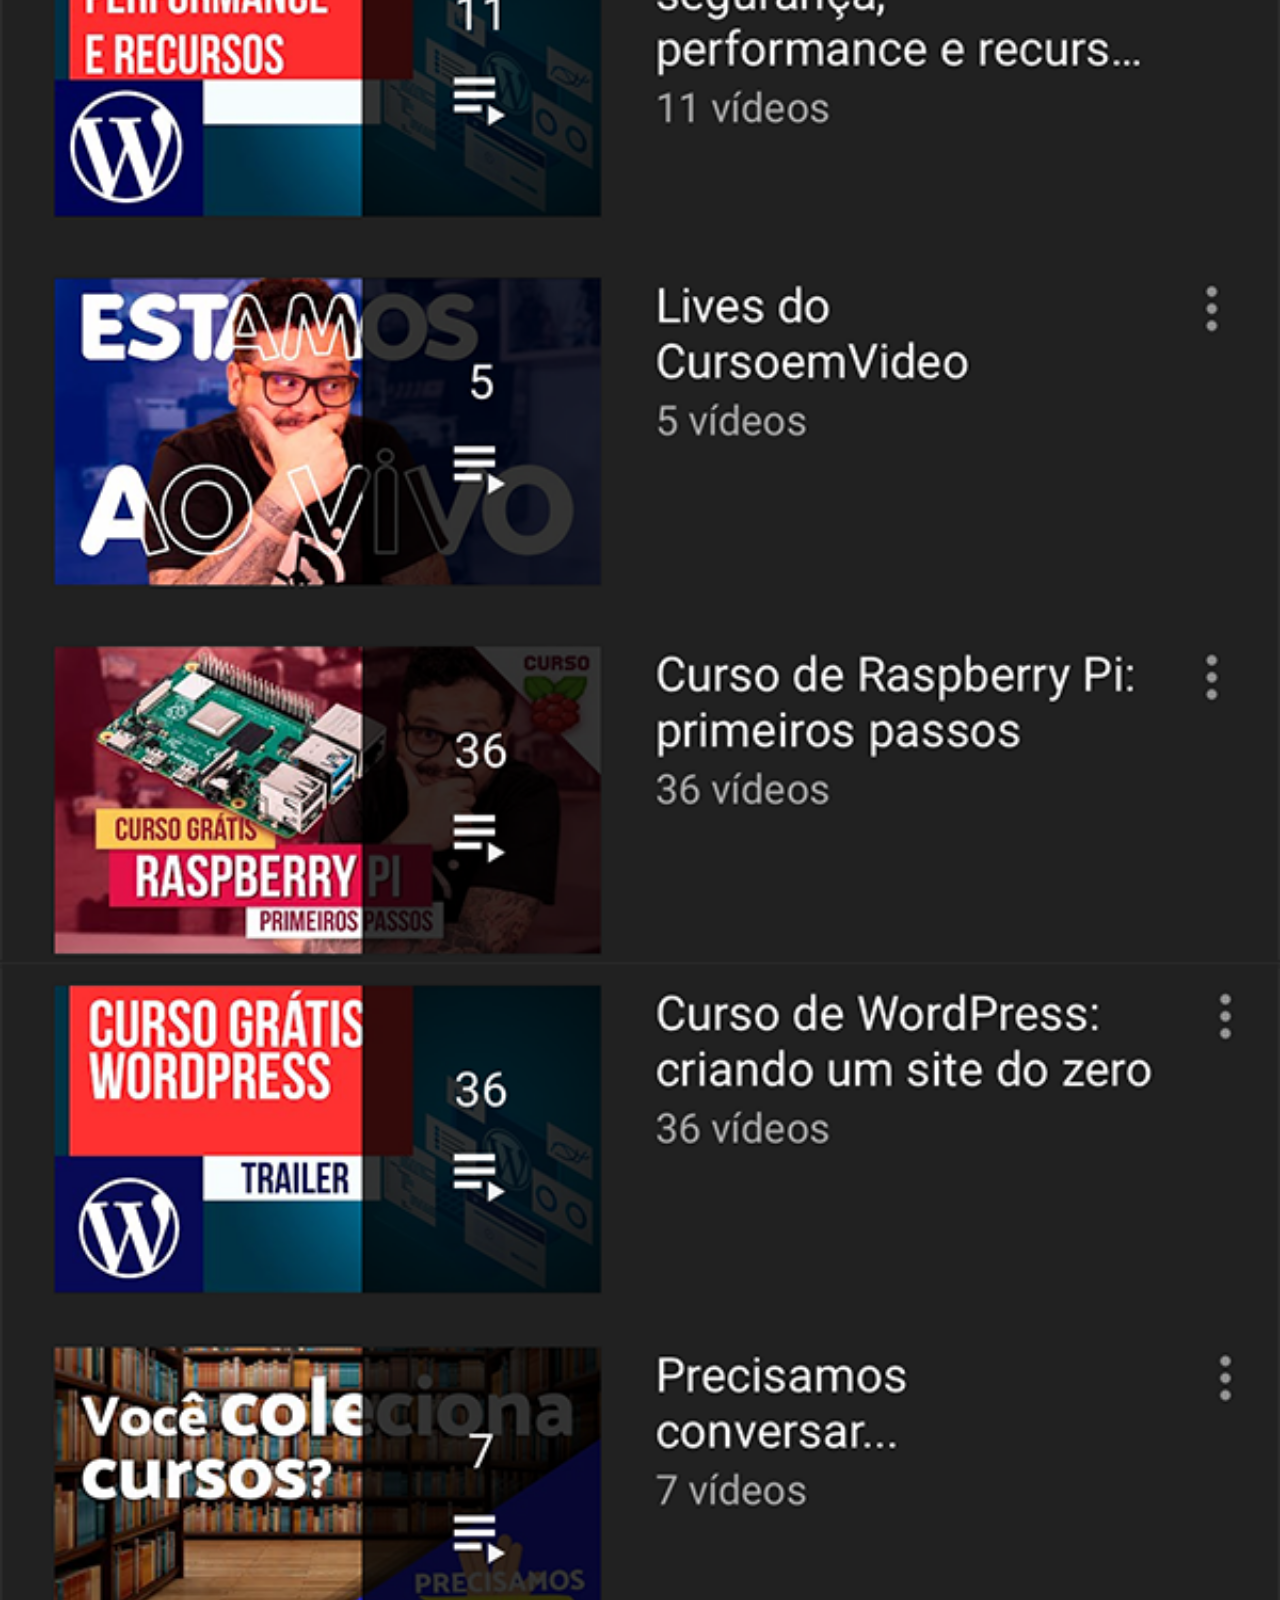
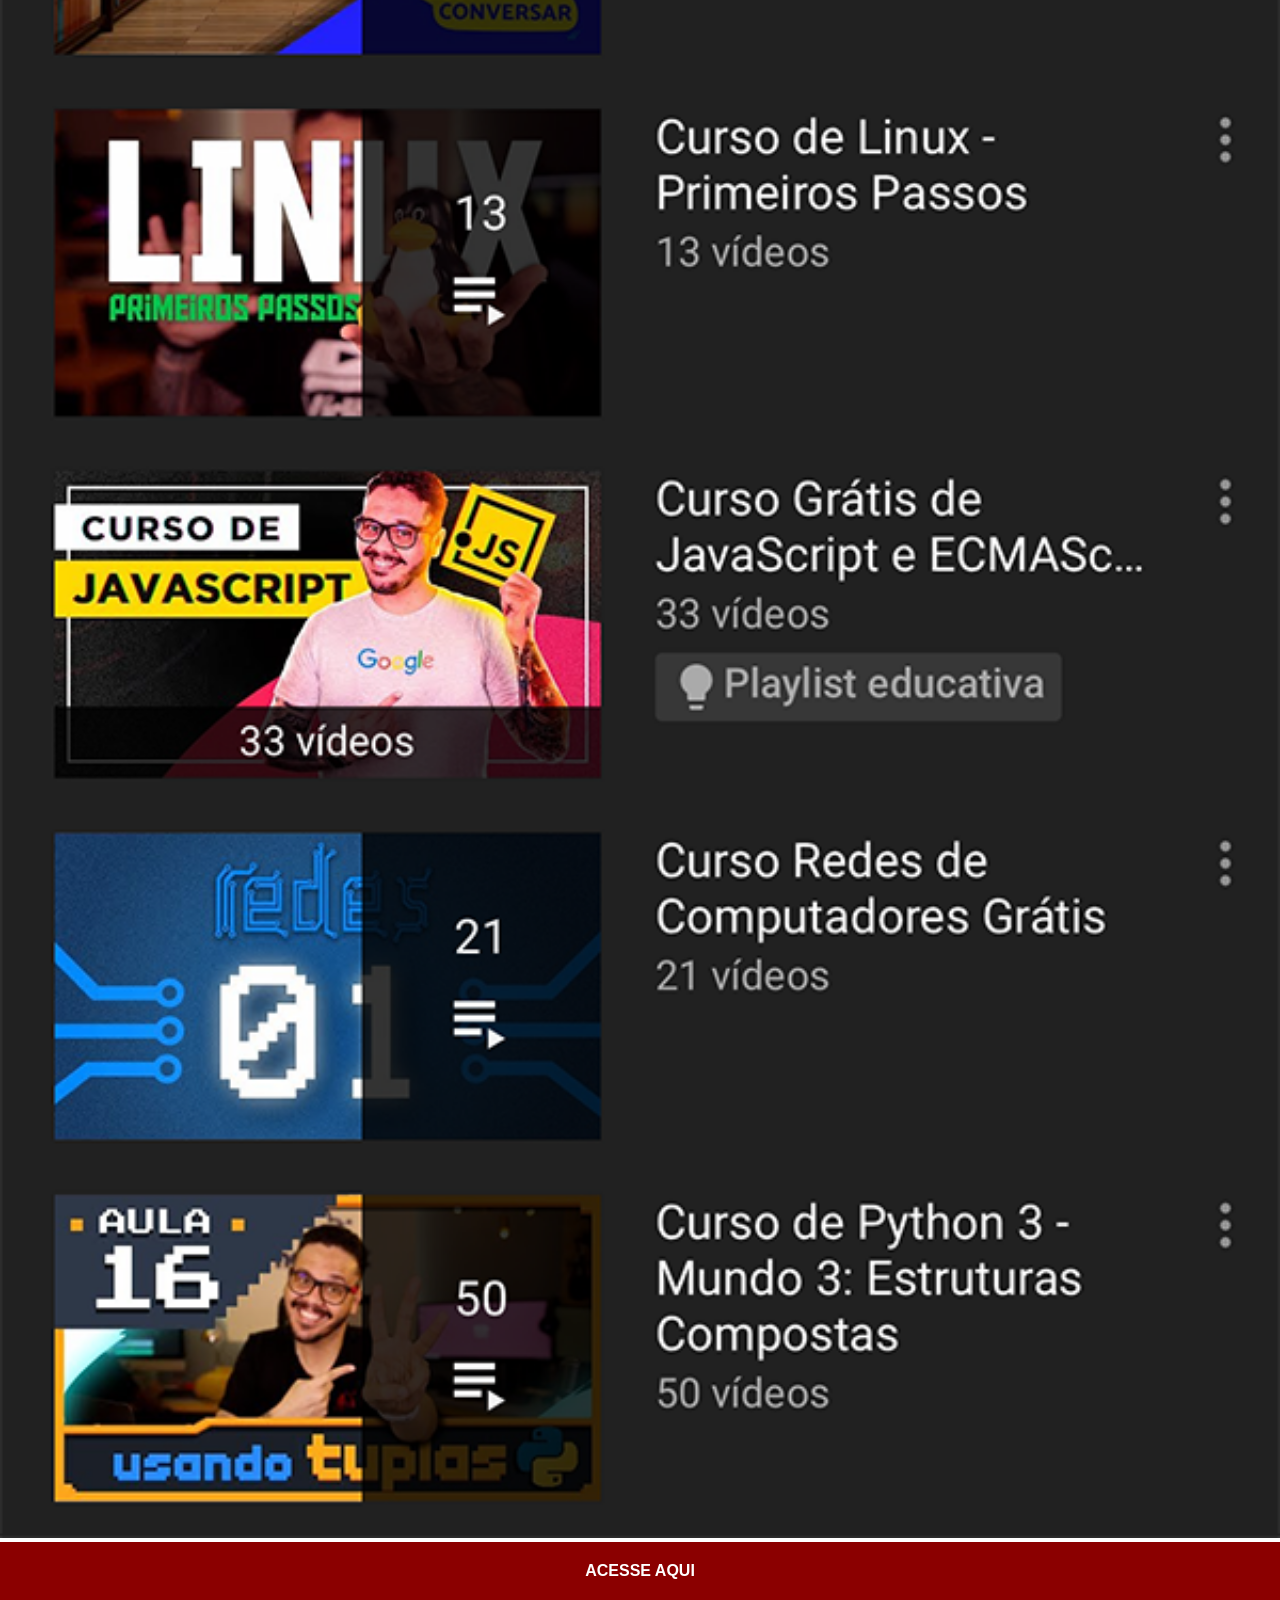
<file: youtube.html>
<!DOCTYPE html>
<html lang="pt-br">
<head>
    <meta charset="UTF-8">
    <meta name="viewport" content="width=device-width, initial-scale=1.0">
    <title>Document</title>
    <link rel="stylesheet" href="./estilos/social.css">
</head>
<body>
    <main>
        <img src="imagens/tela-youtube.png" alt="Youtube">
        <a href="https://www.youtube.com/@cursoemvideo/playlists" target="_blank">ACESSE AQUI</a>
    </main>
</body>
</html>
</file>
<file: estilos/style.css>
@charset "UTF-8";

* {
    margin: 0;
    padding: 0;
    box-sizing: border-box;
    font-family: arial, sans-serif;
}

html, body {
    width: 100%;
    height: 100%;
}

body {
    background: url(../imagens/fundo-madeira.jpg) no-repeat center;
    background-size: cover;
    background-attachment: fixed;
}

main {
    position: relative;
    height: 100%;
}

section#celular {
    position: absolute;
    top: 50%;
    left: 50%;
    transform: translate(-50%, -50%);

    width: 300px;
    height: 620px;
    background: url(../imagens/frame-iphone.png) no-repeat center;
}

iframe#tela {
    position: relative;
    top: 77px;
    left: 17px;
    width: 267px;
    height: 470px;
}

section#menu {
    text-align: right;
}

section#menu img {
    width: 50px;
    margin: 8px;
    border-radius: 50%;
    box-shadow: 3px 3px 5px #00000049;
    box-sizing: border-box;
}

section#menu img:hover {
    box-shadow: 3px 3px 5px #00000099;
    transform: translate(-2px, -2px);
    transition: transform .3s;
    border: 2px solid white;
}
</file>
<file: estilos/social.css>
@charset "UTF-8";

* {
    margin: 0px;
    padding: 0px;
    font-family: Arial, Helvetica, sans-serif;
}

::-webkit-scrollbar {
    width: 0px;
    height: 0px;
}

img {
    width: 100%;
}

a {
    display: block;
    padding: 20px;
    background-color: darkred;
    color: white;
    text-decoration: none;
    text-align: center;
    font-weight: bolder;
}

a:hover {
    background-color: red;
    transition: background-color .4s;
}
</file>
